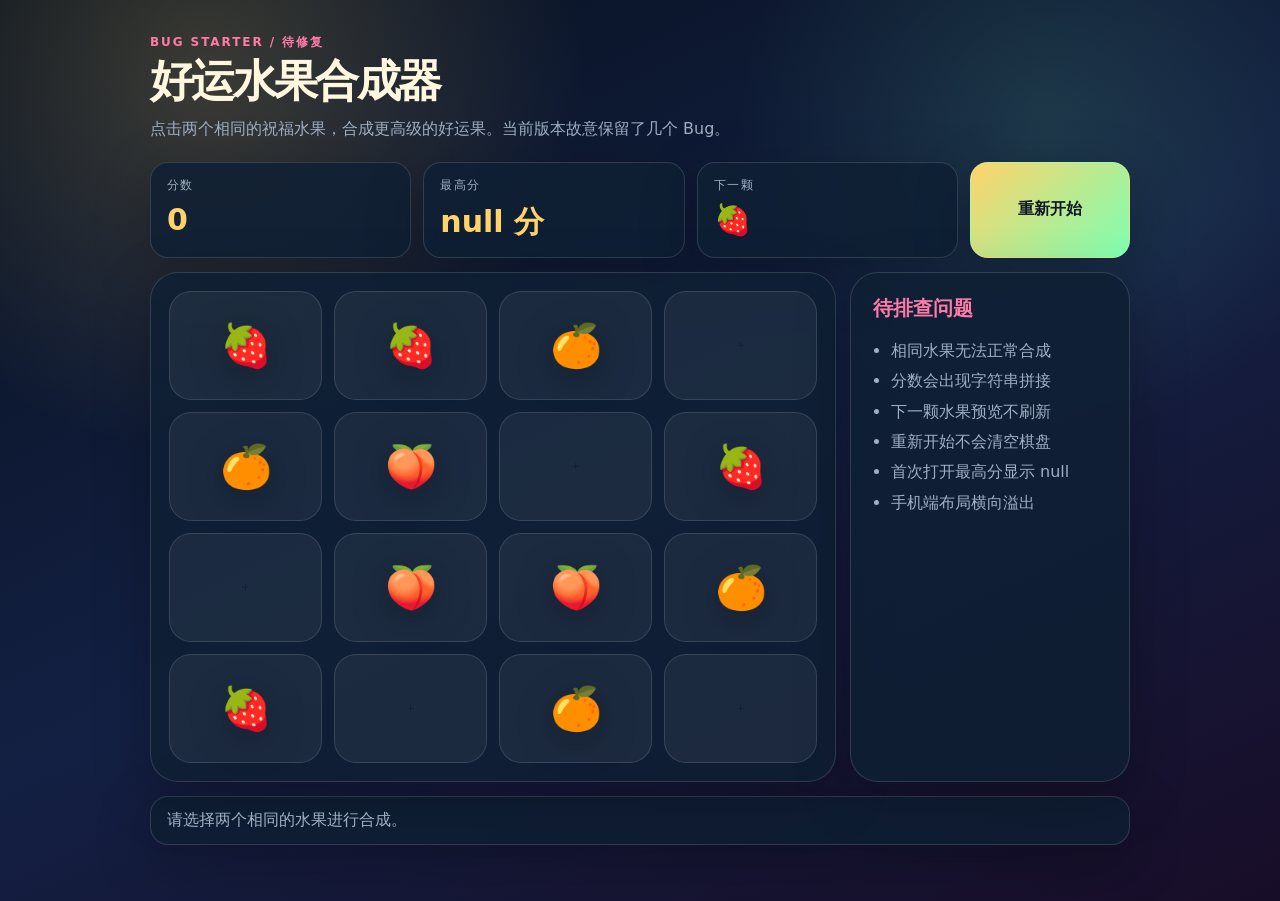
<file: coding/lucky-fruit-merge-bug-starter/index.html>
<!doctype html>
<html lang="zh-CN">
<head>
  <meta charset="UTF-8" />
  <meta name="viewport" content="width=device-width, initial-scale=1.0" />
  <title>好运水果合成器｜Bug Starter</title>
  <link rel="stylesheet" href="./style.css" />
</head>
<body>
  <main class="app">
    <header class="hero">
      <p class="eyebrow">BUG STARTER / 待修复</p>
      <h1>好运水果合成器</h1>
      <p class="subtitle">点击两个相同的祝福水果，合成更高级的好运果。当前版本故意保留了几个 Bug。</p>
    </header>

    <section class="dashboard" aria-label="游戏状态">
      <div class="stat">
        <span>分数</span>
        <strong id="score">0</strong>
      </div>
      <div class="stat">
        <span>最高分</span>
        <strong id="bestScore">--</strong>
      </div>
      <div class="stat next-card">
        <span>下一颗</span>
        <!-- JS 中会错误查找 #nextPreview，导致预览不刷新 -->
        <strong id="next-fruit">🍓</strong>
      </div>
      <button id="restartBtn" class="restart">重新开始</button>
    </section>

    <section class="game-shell">
      <div id="board" class="board" aria-label="水果合成棋盘"></div>
      <aside class="side-panel">
        <h2>待排查问题</h2>
        <ul>
          <li>相同水果无法正常合成</li>
          <li>分数会出现字符串拼接</li>
          <li>下一颗水果预览不刷新</li>
          <li>重新开始不会清空棋盘</li>
          <li>首次打开最高分显示 null</li>
          <li>手机端布局横向溢出</li>
        </ul>
      </aside>
    </section>

    <p id="message" class="message">请选择两个相同的水果进行合成。</p>
  </main>

  <script src="./game.js"></script>
</body>
</html>
</file>
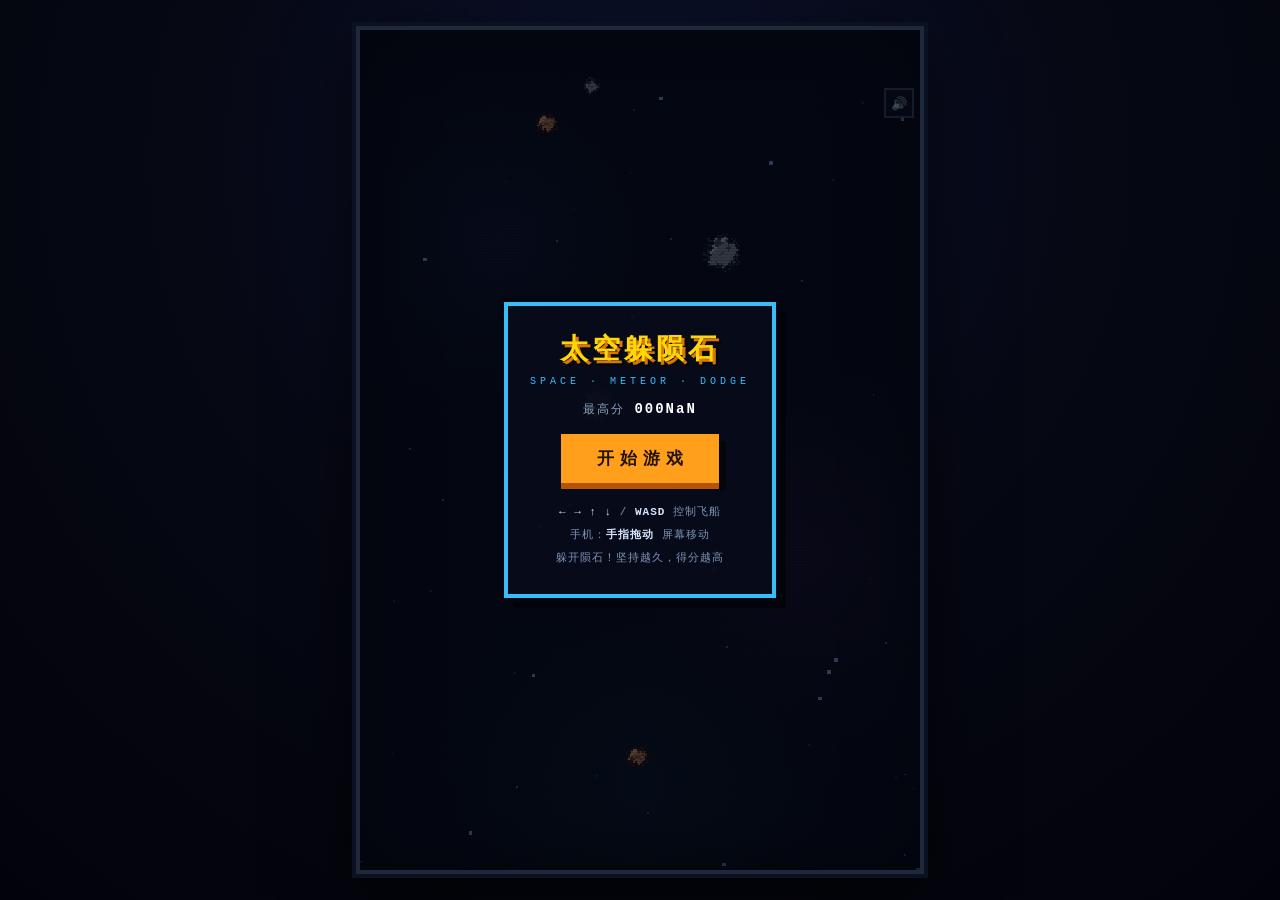
<file: coding/meteor-dodge-bug-starter/index.html>
<!DOCTYPE html>
<html lang="zh-CN">
<head>
<meta charset="UTF-8">
<meta name="viewport" content="width=device-width, initial-scale=1.0, maximum-scale=1.0, user-scalable=no">
<meta name="theme-color" content="#05060d">
<meta name="color-scheme" content="dark">
<title>太空躲陨石 · SPACE METEOR DODGE</title>
<link rel="icon" href="data:image/svg+xml,<svg xmlns='http://www.w3.org/2000/svg' viewBox='0 0 100 100'><text y='.9em' font-size='90'>🚀</text></svg>">
<style>
:root{--amber:#ffd60a;--orange:#ff9f1c}
*{margin:0;padding:0;box-sizing:border-box}
html,body{height:100%;overflow:hidden}
body{
  background:#02030a;
  background-image:radial-gradient(circle at 50% 18%,#0c1230 0%,#060814 45%,#02030a 100%);
  display:flex;align-items:center;justify-content:center;
  font-family:"Courier New",ui-monospace,SFMono-Regular,Menlo,Consolas,monospace;
  -webkit-tap-highlight-color:transparent;-webkit-touch-callout:none;
  user-select:none;-webkit-user-select:none;
}
#stage{position:relative;touch-action:none;
  box-shadow:0 0 0 4px #1e293b,0 0 0 8px #0b1120,0 24px 70px rgba(0,0,0,.75)}
#game{display:block;width:100%;height:100%;background:#05060d;
  image-rendering:pixelated;image-rendering:crisp-edges}
.fx-scan{position:absolute;inset:0;z-index:4;pointer-events:none;opacity:.5;
  background:repeating-linear-gradient(0deg,rgba(0,0,0,.28) 0 1px,transparent 1px 3px)}
.fx-vig{position:absolute;inset:0;z-index:4;pointer-events:none;
  box-shadow:inset 0 0 70px rgba(0,0,0,.6)}
#muteBtn{position:absolute;z-index:6;top:58px;right:6px;width:30px;height:30px;
  background:rgba(10,14,30,.75);border:2px solid #33415a;color:#9fb3d1;
  font-size:13px;line-height:1;cursor:pointer;padding:0}
#muteBtn:active{transform:translateY(1px)}
#overlay{position:absolute;inset:0;z-index:10;display:flex;align-items:center;justify-content:center;
  background:rgba(3,5,14,.62);animation:fadein .25s ease-out}
#overlay.hidden{display:none}
@keyframes fadein{from{opacity:0}to{opacity:1}}
.panel{text-align:center;padding:24px 22px;background:rgba(8,12,26,.94);
  border:4px solid #38bdf8;box-shadow:0 0 0 4px #04060f,10px 10px 0 rgba(0,0,0,.5);
  max-width:88%;animation:fadein .3s ease-out}
.title{font-size:28px;font-weight:900;color:var(--amber);letter-spacing:4px;white-space:nowrap;
  text-shadow:3px 3px 0 #d97706,5px 5px 0 rgba(0,0,0,.65);margin-bottom:8px}
.subtitle{font-size:10px;color:#38bdf8;letter-spacing:4px;margin-bottom:14px}
.hiscore{font-size:12px;color:#8aa0c0;letter-spacing:2px;margin:12px 0 16px}
.hiscore b{color:#fff;font-size:14px}
.btn{font-family:inherit;font-weight:900;font-size:17px;letter-spacing:6px;text-indent:6px;
  padding:13px 30px;color:#221200;background:var(--orange);border:none;cursor:pointer;
  box-shadow:0 6px 0 #b45309,7px 7px 0 rgba(0,0,0,.45);
  transition:transform .04s,box-shadow .04s;animation:glow 1.8s ease-in-out infinite}
.btn:hover{background:#ffb35c}
.btn:active{transform:translateY(5px);box-shadow:0 1px 0 #b45309,2px 2px 0 rgba(0,0,0,.45)}
@keyframes glow{0%,100%{filter:brightness(1)}50%{filter:brightness(1.18)}}
.help{margin-top:18px;font-size:11px;color:#7e94b8;line-height:2.1;letter-spacing:1px}
.help b{color:#d7e5ff}
.dead{font-size:22px;font-weight:900;color:#ef4444;letter-spacing:8px;text-indent:8px;
  text-shadow:3px 3px 0 #7f1d1d;margin-bottom:10px}
.score-label{font-size:10px;color:#38bdf8;letter-spacing:4px;margin-top:4px}
.score-big{font-size:32px;font-weight:900;color:#fff;letter-spacing:4px;
  text-shadow:3px 3px 0 rgba(0,0,0,.8);margin:2px 0 4px}
.newbest{font-size:13px;font-weight:900;color:var(--amber);letter-spacing:3px;margin:6px 0;
  animation:blink .75s steps(2,start) infinite}
.hidden{display:none!important}
@keyframes blink{50%{opacity:.1}}
</style>
</head>
<body>
<div id="stage">
  <canvas id="game" width="320" height="480"></canvas>
  <div class="fx-scan"></div>
  <div class="fx-vig"></div>
  <button id="muteBtn" title="声音开关">🔊</button>
  <div id="overlay">
    <div class="panel" id="menuPanel">
      <div class="title">太空躲陨石</div>
      <div class="subtitle">SPACE · METEOR · DODGE</div>
      <div class="hiscore">最高分 <b id="menuHi">000000</b></div>
      <button class="btn" id="startBtn">开始游戏</button>
      <div class="help">
        <b>← → ↑ ↓</b> / <b>WASD</b> 控制飞船<br>
        手机：<b>手指拖动</b> 屏幕移动<br>
        躲开陨石！坚持越久，得分越高
      </div>
    </div>
    <div class="panel hidden" id="overPanel">
      <div class="dead">飞船坠毁</div>
      <div class="score-label">SCORE</div>
      <div class="score-big" id="finalScore">000000</div>
      <div class="newbest hidden" id="newBest">★ NEW RECORD ★</div>
      <div class="hiscore">最高分 <b id="overHi">000000</b></div>
      <button class="btn" id="retryBtn">重新挑战</button>
    </div>
  </div>
</div>
<script>
(function(){
'use strict';
/* ================= 基础 ================= */
const W=320,H=480;
const cv=document.getElementById('game');
const ctx=cv.getContext('2d');
ctx.imageSmoothingEnabled=false;
const stage=document.getElementById('stage');

function fit(){
  const pad=10;
  const aw=Math.max(200,innerWidth-pad*2),ah=Math.max(240,innerHeight-pad*2);
  let s=Math.min(aw/W,ah/H,3);
  s=Math.max(1.2,Math.floor(s*4)/4);
  stage.style.width=(W*s)+'px';
  stage.style.height=(H*s)+'px';
}
addEventListener('resize',fit);
addEventListener('orientationchange',fit);
fit();

/* ================= 3x5 像素字体 ================= */
const GLYPHS={
'0':['111','101','101','101','111'],'1':['010','110','010','010','111'],
'2':['111','001','111','100','111'],'3':['111','001','011','001','111'],
'4':['101','101','111','001','001'],'5':['111','100','111','001','111'],
'6':['111','100','111','101','111'],'7':['111','001','001','010','010'],
'8':['111','101','111','101','111'],'9':['111','101','111','001','111'],
'+':['000','010','111','010','000'],'-':['000','000','111','000','000'],
'!':['010','010','010','000','010'],'.':['000','000','000','000','010'],
' ':['000','000','000','000','000'],
'C':['111','100','100','100','111'],'E':['111','100','111','100','111'],
'H':['101','101','111','101','101'],'I':['111','010','010','010','111'],
'L':['100','100','100','100','111'],'O':['111','101','101','101','111'],
'P':['111','101','111','100','100'],'R':['111','101','111','110','101'],
'S':['111','100','111','001','111'],'U':['101','101','101','101','111'],
'V':['101','101','101','101','010']
};
function drawText(str,x,y,color,scale,align){
  scale=scale||1;
  str=String(str).toUpperCase();
  const wTot=str.length*4*scale-scale;
  if(align==='center')x-=Math.round(wTot/2);
  else if(align==='right')x-=wTot;
  ctx.fillStyle=color;
  let cx=x;
  for(const ch of str){
    const g=GLYPHS[ch];
    if(g){for(let r=0;r<5;r++){const row=g[r];
      for(let c=0;c<3;c++)if(row[c]==='1')ctx.fillRect(cx+c*scale,y+r*scale,scale,scale);}}
    cx+=4*scale;
  }
  return wTot;
}
function pad(n){return String(n).padStart(6,'0');}

/* ================= 精灵 ================= */
const PAL={w:'#f8fafc',W:'#cbd5e1',c:'#67e8f9',C:'#0e7490',y:'#fbbf24',o:'#78350f'};
function makeSprite(rows){
  const w=rows[0].length,h=rows.length;
  const c=document.createElement('canvas');c.width=w;c.height=h;
  const g=c.getContext('2d');
  for(let y=0;y<h;y++)for(let x=0;x<w;x++){
    const ch=rows[y][x];
    if(PAL[ch]){g.fillStyle=PAL[ch];g.fillRect(x,y,1,1);}
  }
  return c;
}
const shipSpr=makeSprite([
'......w......',
'......W......',
'.....cWc.....',
'.....CWC.....',
'....cCWCC....',
'....CWWWCC...',
'...CCWWWCCC..',
'..yCCWWWCCCy.',
'.yyCC.W.CCyy.',
'.yC..WWW..Cy.',
'..W...W...W..',
'.....o.o.....'
]);

function mulberry32(a){return function(){a|=0;a=a+0x6D2B79F5|0;
  let t=Math.imul(a^a>>>15,1|a);t=t+Math.imul(t^t>>>7,61|t)^t;
  return((t^t>>>14)>>>0)/4294967296;};}

function genMeteorSprite(size,seed){
  const rnd=mulberry32(seed);
  const gray=rnd()<0.35;
  const col=gray
    ?{base:'#7e8590',dark:'#575d68',light:'#a7aeb9',crater:'#414651',rim:'#262a31'}
    :{base:'#a9714b',dark:'#7c4a33',light:'#c99a6f',crater:'#5b3221',rim:'#33190f'};
  const R=size/2;
  const solid=[];
  for(let y=0;y<size;y++){solid[y]=[];
    for(let x=0;x<size;x++){
      const dx=x+0.5-R,dy=y+0.5-R,ang=Math.atan2(dy,dx);
      const wob=0.86+0.16*Math.sin(ang*3+rnd()*6.283)+0.10*Math.sin(ang*5+rnd()*6.283);
      solid[y][x]=Math.hypot(dx,dy)<=R*wob;
    }}
  const c=document.createElement('canvas');c.width=size;c.height=size;
  const g=c.getContext('2d');
  const allSolid=(x,y)=>y>=0&&y<size&&x>=0&&x<size&&solid[y][x];
  for(let y=0;y<size;y++)for(let x=0;x<size;x++){
    if(!solid[y][x])continue;
    const edge=!allSolid(x-1,y)||!allSolid(x+1,y)||!allSolid(x,y-1)||!allSolid(x,y+1);
    let color;
    if(edge)color=col.rim;
    else{
      const dx=x+0.5-R,dy=y+0.5-R;
      const nd=(dx+dy)/(2*R);
      color=nd<-0.25?col.light:(nd>0.45?col.dark:col.base);
      if(rnd()<0.06)color=col.dark;
    }
    g.fillStyle=color;g.fillRect(x,y,1,1);
  }
  const n=1+Math.floor(rnd()*3)+Math.floor(size/12);
  for(let i=0;i<n;i++){
    const cx2=2+Math.floor(rnd()*(size-4)),cy2=2+Math.floor(rnd()*(size-4));
    const cr=1+Math.floor(rnd()*Math.max(1,size/9));
    for(let dy=-cr;dy<=cr;dy++)for(let dx=-cr;dx<=cr;dx++){
      if(dx*dx+dy*dy<=cr*cr){
        const X=cx2+dx,Y=cy2+dy;
        if(allSolid(X,Y)&&allSolid(X-1,Y)&&allSolid(X+1,Y)&&allSolid(X,Y-1)&&allSolid(X,Y+1)){
          g.fillStyle=col.crater;g.fillRect(X,Y,1,1);
        }
      }
    }
  }
  return c;
}
const METS={S:[],M:[],L:[]};
(function(){
  const sizes={S:[10,13],M:[15,19],L:[22,27]};
  let sd=7;
  for(const k in sizes)for(const sz of sizes[k])for(let i=0;i<3;i++)METS[k].push(genMeteorSprite(sz,sd++));
})();

/* 星空背景 */
const bg=document.createElement('canvas');bg.width=W;bg.height=H;
(function(){
  const g=bg.getContext('2d');
  g.fillStyle='#060a17';g.fillRect(0,0,W,H);
  const blobs=[[80,120,140,'rgba(40,60,140,0.22)'],[250,300,170,'rgba(90,40,120,0.18)'],[160,430,150,'rgba(20,80,110,0.18)']];
  for(const[bx,by,br,bc]of blobs){
    const rg=g.createRadialGradient(bx,by,0,bx,by,br);
    rg.addColorStop(0,bc);rg.addColorStop(1,'rgba(0,0,0,0)');
    g.fillStyle=rg;g.fillRect(bx-br,by-br,br*2,br*2);
  }
})();
const stars=[];
for(let i=0;i<64;i++){
  const l=i%3;
  stars.push({x:Math.random()*W,y:Math.random()*H,sp:[16,38,85][l],
    c:['#233258','#3f568f','#7d97d0'][l],big:l===2,tw:Math.random()*6.28});
}

/* ================= 状态 ================= */
let state='menu';
let score=0,dodged=0,level=1;
let hi=parseInt(localStorage.getItem('space_meteor_hi'),10);
const ship={x:W/2,y:H-70,vx:0,vy:0};
let alive=false;
let meteors=[],parts=[],floats=[];
let spawnT=1.2,ambT=0.6,trailT=0,overT=0,flash=0,shake=0,panelShown=false,newBest=false;
const keys={};

/* ================= DOM ================= */
const overlay=document.getElementById('overlay');
const menuPanel=document.getElementById('menuPanel');
const overPanel=document.getElementById('overPanel');
const startBtn=document.getElementById('startBtn');
const retryBtn=document.getElementById('retryBtn');
const menuHi=document.getElementById('menuHi');
const overHi=document.getElementById('overHi');
const finalScore=document.getElementById('finalScore');
const newBestEl=document.getElementById('newBest');
const muteBtn=document.getElementById('muteBtn');

function refreshHi(){menuHi.textContent=pad(hi);overHi.textContent=pad(hi);}
refreshHi();

/* ================= 音效（WebAudio 芯片音） ================= */
let AC=null,master=null;
let muted=localStorage.getItem('space_meteor_mute')==='1';
function updMuteIcon(){muteBtn.textContent=muted?'🔇':'🔊';}
updMuteIcon();
function initAudio(){
  if(!AC){
    try{
      AC=new(window.AudioContext||window.webkitAudioContext)();
      master=AC.createGain();
      master.gain.value=muted?0:0.6;
      master.connect(AC.destination);
    }catch(e){}
  }else if(AC.state==='suspended'){AC.resume();}
}
muteBtn.addEventListener('click',function(e){
  e.stopPropagation();
  muted=!muted;
  localStorage.setItem('space_meteor_mute',muted?'1':'0');
  if(master)master.gain.value=muted?0:0.6;
  updMuteIcon();muteBtn.blur();
});
function beep(f0,f1,dur,type,vol,delay){
  if(!AC||muted)return;
  try{
    const t=AC.currentTime+(delay||0);
    const o=AC.createOscillator(),g=AC.createGain();
    o.type=type||'square';
    o.frequency.setValueAtTime(f0,t);
    if(f1)o.frequency.exponentialRampToValueAtTime(Math.max(1,f1),t+dur);
    g.gain.setValueAtTime(vol||0.3,t);
    g.gain.exponentialRampToValueAtTime(0.0001,t+dur);
    o.connect(g);g.connect(master);
    o.start(t);o.stop(t+dur+0.03);
  }catch(e){}
}
function boom(){
  if(!AC||muted)return;
  try{
    const t=AC.currentTime,dur=0.7;
    const buf=AC.createBuffer(1,(AC.sampleRate*dur)|0,AC.sampleRate);
    const d=buf.getChannelData(0);
    for(let i=0;i<d.length;i++)d[i]=(Math.random()*2-1)*Math.pow(1-i/d.length,1.6);
    const src=AC.createBufferSource();src.buffer=buf;
    const f=AC.createBiquadFilter();f.type='lowpass';
    f.frequency.setValueAtTime(1400,t);f.frequency.exponentialRampToValueAtTime(90,t+dur);
    const g=AC.createGain();
    g.gain.setValueAtTime(0.9,t);g.gain.exponentialRampToValueAtTime(0.0001,t+dur);
    src.connect(f);f.connect(g);g.connect(master);
    src.start(t);
    beep(150,35,0.6,'sawtooth',0.4);
  }catch(e){}
}

/* ================= 输入 ================= */
addEventListener('keydown',function(e){
  const k=e.key;
  if(['ArrowLeft','ArrowRight','ArrowUp','ArrowDown',' '].indexOf(k)>=0)e.preventDefault();
  if(k==='Left'||k==='a'||k==='A')keys.left=true;
  if(k==='Right'||k==='d'||k==='D')keys.right=true;
  if(k==='Up'||k==='w'||k==='W')keys.up=true;
  if(k==='Down'||k==='s'||k==='S')keys.down=true;
  if((k==='Enter'||k===' ')&&(state==='menu'||(state==='gameover'&&panelShown)))startGame();
});
addEventListener('keyup',function(e){
  const k=e.key;
  if(k==='Left'||k==='a'||k==='A')keys.left=false;
  if(k==='Right'||k==='d'||k==='D')keys.right=false;
  if(k==='Up'||k==='w'||k==='W')keys.up=false;
  if(k==='Down'||k==='s'||k==='S')keys.down=false;
});
let pid=null,tX=0,tY=0,touch=false;
function ptTarget(e){
  const r=cv.getBoundingClientRect();
  tX=(e.clientX-r.left)*W/r.width;
  tY=(e.clientY-r.top)*H/r.height-34;
  tX=Math.max(8,Math.min(W-8,tX));
  tY=Math.max(70,Math.min(H-14,tY));
}
cv.addEventListener('pointerdown',function(e){
  initAudio();
  if(pid!==null)return;
  pid=e.pointerId;touch=true;ptTarget(e);
  try{cv.setPointerCapture(pid);}catch(err){}
});
cv.addEventListener('pointermove',function(e){if(e.pointerId===pid)ptTarget(e);});
function rel(e){if(e.pointerId===pid){pid=null;touch=false;}}
cv.addEventListener('pointerup',rel);
cv.addEventListener('pointercancel',rel);
cv.addEventListener('contextmenu',function(e){e.preventDefault();});
document.addEventListener('touchmove',function(e){e.preventDefault();},{passive:false});
document.addEventListener('gesturestart',function(e){e.preventDefault();});
document.addEventListener('visibilitychange',function(){lastT=performance.now();});

/* ================= 粒子 / 飘字 ================= */
function addPart(x,y,vx,vy,life,size,color){
  parts.push({x:x,y:y,vx:vx,vy:vy,life:life,max:life,size:size,color:color});
  if(parts.length>380)parts.splice(0,parts.length-380);
}
function explode(x,y,n){
  const cols=['#ffffff','#ffd60a','#ff9f1c','#ef4444','#f97316','#94a3b8','#67e8f9'];
  for(let i=0;i<n;i++){
    const a=Math.random()*Math.PI*2,sp=30+Math.random()*170;
    addPart(x,y,Math.cos(a)*sp,Math.sin(a)*sp,
      0.35+Math.random()*0.8,1+Math.floor(Math.random()*3),
      cols[Math.floor(Math.random()*cols.length)]);
  }
  for(let i=0;i<14;i++){
    const a=Math.random()*Math.PI*2,sp=15+Math.random()*60;
    addPart(x,y,Math.cos(a)*sp,Math.sin(a)*sp,0.9+Math.random()*0.7,1,'#64748b');
  }
}

/* ================= 陨石生成 ================= */
function pushMeteor(cls,vy,vx){
  const spr=METS[cls][Math.floor(Math.random()*METS[cls].length)];
  meteors.push({spr:spr,cls:cls,w:spr.width,h:spr.height,
    x:spr.width/2+3+Math.random()*(W-spr.width-6),
    y:-spr.height-2,vy:vy,vx:vx});
}
function spawnPlaying(){
  const r=Math.random();
  const bigC=Math.min(0.30,0.10+0.02*level);
  const cls=r<bigC?'L':(r<bigC+0.30?'M':'S');
  const adj=cls==='L'?0.72:(cls==='M'?0.92:1.12);
  const base=Math.min(240,78+(level-1)*18);
  const drift=Math.min(70,10+6*(level-1));
  pushMeteor(cls,base*adj*(0.75+Math.random()*0.5),(Math.random()-0.5)*2*drift);
}
function spawnAmbient(){
  const r=Math.random();
  const cls=r<0.25?'L':(r<0.6?'M':'S');
  pushMeteor(cls,40+Math.random()*75,(Math.random()-0.5)*30);
}
/* 菜单氛围：先撒几颗 */
for(let i=0;i<4;i++){spawnAmbient();meteors[meteors.length-1].y=Math.random()*H*0.8;}

/* ================= 流程 ================= */
function startGame(){
  initAudio();
  beep(523,null,0.07,'square',0.3);
  beep(784,null,0.09,'square',0.3,0.08);
  score=0;dodged=0;level=1;
  parts=[];floats=[];
  spawnT=1.2;ambT=0;overT=0;flash=0;shake=0;panelShown=false;newBest=false;
  ship.x=W/2;ship.y=H-70;ship.vx=0;ship.vy=0;
  alive=true;state='playing';
  overlay.classList.add('hidden');
  igniteThruster();
}
function die(){
  alive=false;state='gameover';overT=1.1;panelShown=false;
  explode(ship.x,ship.y,64);
  shake=8;flash=0.5;
  boom();
  beep(320,60,0.7,'sawtooth',0.35,0.05);
  const fs=Math.floor(score);
  if(fs>hi){hi=fs;localStorage.setItem('space_meteor_hi',String(hi));newBest=true;}
  refreshHi();
  finalScore.textContent=pad(fs);
  newBestEl.classList.toggle('hidden',!newBest);
}
function showOverPanel(){
  panelShown=true;
  menuPanel.classList.add('hidden');
  overPanel.classList.remove('hidden');
  overlay.classList.remove('hidden');
}
startBtn.addEventListener('click',function(){startGame();startBtn.blur();});
retryBtn.addEventListener('click',function(){startGame();retryBtn.blur();});

/* ================= 更新 ================= */
function update(dt){
  const sm=state==='menu'?0.45:(state==='gameover'?0.75:1);
  for(const s of stars){s.y+=s.sp*sm*dt;if(s.y>H){s.y=-2;s.x=Math.random()*W;}}

  if(state==='playing'){
    spawnT-=dt;
    if(spawnT<=0){
      spawnPlaying();
      if(level>=5&&Math.random()<0.18)spawnPlaying();
      spawnT=Math.max(0.26,0.92-0.055*(level-1))*(0.6+Math.random()*0.8);
    }
  }else{
    ambT-=dt;
    if(ambT<=0){spawnAmbient();ambT=(state==='menu'?1.9:1.4)*(0.6+Math.random());}
  }

  for(let i=meteors.length-1;i>=0;i--){
    const m=meteors[i];
    m.y+=m.vy*dt;m.x+=m.vx*dt;
    if(m.x<m.w/2){m.x=m.w/2;m.vx=Math.abs(m.vx);}
    else if(m.x>W-m.w/2){m.x=W-m.w/2;m.vx=-Math.abs(m.vx);}
    if(m.y-m.h/2>H){
      meteors.splice(i,1);
      if(state==='playing'){
        dodged++;
        const bonus=m.cls==='L'?25:(m.cls==='M'?15:10);
        score=String(Math.floor(score))+bonus;
        floats.push({x:m.x,y:H-10,txt:'+'+bonus,life:0.7,color:'#9ae6b4',scale:1});
        beep(1318,null,0.045,'square',0.05);
        const nl=Math.min(15,1+Math.floor(dodged/12));
        if(nl>level){
          level=nl;flash=Math.max(flash,0.12);
          floats.push({x:W/2,y:170,txt:'LEVEL UP!',life:1.2,color:'#ffd60a',scale:2});
          beep(523,null,0.09,'square',0.3);
          beep(659,null,0.09,'square',0.3,0.09);
          beep(784,null,0.09,'square',0.3,0.18);
          beep(1046,null,0.14,'square',0.3,0.27);
        }
      }
      continue;
    }
    if(state==='playing'&&alive){
      const dx=m.x-ship.x,dy=m.y-ship.y;
      const rr=m.w*0.4+4.5;
      if(dx*dx+dy*dy<rr*rr){meteors.splice(i,1);die();}
    }
  }

  if(state==='playing'&&alive){
    const acc=1600,damp=8,mv=235;
    const ax=(keys.right?1:0)-(keys.left?1:0);
    const ay=(keys.down?1:0)-(keys.up?1:0);
    if(touch){
      const dx=tX-ship.x,dy=tY-ship.y,d=Math.hypot(dx,dy);
      if(d>1){const sp=Math.min(265,d*12);ship.x+=dx/d*sp*dt;ship.y+=dy/d*sp*dt;}
    }else{
      ship.vx+=ax*acc*dt;ship.vy+=ay*acc*dt;
      const dmp=1-Math.min(1,damp*dt);
      ship.vx*=dmp;ship.vy*=dmp;
      const v=Math.hypot(ship.vx,ship.vy);
      if(v>mv){ship.vx*=mv/v;ship.vy*=mv/v;}
      ship.x+=ship.vx*dt;ship.y+=ship.vy*dt;
    }
    ship.x=Math.max(8,Math.min(W-8,ship.x));
    ship.y=Math.max(70,Math.min(H-14,ship.y));
    trailT-=dt;
    if(trailT<=0){
      trailT=0.035;
      const side=Math.random()<0.5?-1:1;
      addPart(ship.x+side,ship.y+8,(Math.random()-0.5)*14,50+Math.random()*40,
        0.22+Math.random()*0.15,Math.random()<0.4?2:1,
        Math.random()<0.5?'#ff9f1c':'#ffd60a');
    }
    score=String(Math.floor(score))+Math.max(1,Math.floor(dt*(8+level*2)));
  }

  if(state==='gameover'&&!panelShown){overT-=dt;if(overT<=0)showOverPanel();}

  for(let i=parts.length-1;i>=0;i--){
    const p=parts[i];
    p.life-=dt;
    if(p.life<=0){parts.splice(i,1);continue;}
    p.x+=p.vx*dt;p.y+=p.vy*dt;p.vy+=70*dt;
  }
  for(let i=floats.length-1;i>=0;i--){
    const f=floats[i];
    f.life-=dt;f.y-=20*dt;
    if(f.life<=0)floats.splice(i,1);
  }
  if(flash>0)flash-=dt*2.2;
  if(shake>0)shake=Math.max(0,shake-14*dt);
}

/* ================= 渲染 ================= */
function render(){
  const now=performance.now()/1000;
  ctx.setTransform(1,0,0,1,0,0);
  ctx.drawImage(bg,0,0);
  if(shake>0)ctx.translate(((Math.random()*2-1)*shake)|0,((Math.random()*2-1)*shake)|0);

  for(const s of stars){
    if(s.big){
      if(Math.sin(now*2.5+s.tw)>-0.4){ctx.fillStyle=s.c;ctx.fillRect(s.x|0,s.y|0,2,2);}
    }else{ctx.fillStyle=s.c;ctx.fillRect(s.x|0,s.y|0,1,1);}
  }
  for(const m of meteors)ctx.drawImage(m.spr,(m.x-m.w/2)|0,(m.y-m.h/2)|0);

  for(const p of parts){
    ctx.globalAlpha=Math.min(1,Math.ceil(p.life/p.max*4)/4);
    ctx.fillStyle=p.color;
    ctx.fillRect(p.x|0,p.y|0,p.size,p.size);
  }
  ctx.globalAlpha=1;

  if(alive){
    const left=Math.round(ship.x)-6,top=Math.round(ship.y)-6;
    const fl=2+(((now*24)|0)+(Math.random()*2|0))%3;
    ctx.fillStyle='#ff9f1c';
    ctx.fillRect(left+5,top+12,1,fl);
    ctx.fillRect(left+7,top+12,1,fl);
    ctx.fillStyle='#ffd60a';
    ctx.fillRect(left+6,top+12,1,Math.max(1,fl-1));
    ctx.drawImage(shipSpr,left,top);
  }

  for(const f of floats){
    if(f.life<0.25&&((f.life*20)|0)%2===0)continue;
    drawText(f.txt,f.x,f.y,f.color,f.scale||1,'center');
  }

  ctx.setTransform(1,0,0,1,0,0);
  if(state!=='menu'){
    drawText('SCORE',8,7,'#5f7aa6',1);
    drawText(pad(Math.floor(score)),8,15,'#f1f5f9',2);
    drawText('HI',W-8,7,'#5f7aa6',1,'right');
    drawText(pad(hi),W-8,15,'#94a3b8',2,'right');
    drawText('LV '+level,W/2,7,'#fbbf24',1,'center');
  }
  if(flash>0){
    ctx.fillStyle='rgba(255,255,255,'+Math.min(0.85,flash)+')';
    ctx.fillRect(0,0,W,H);
  }
}

/* ================= 主循环 ================= */
let lastT=0;
function frame(t){
  requestAnimationFrame(frame);
  const dt=Math.min(0.05,(t-lastT)/1000)||0;
  lastT=t;
  update(dt);
  render();
}
requestAnimationFrame(frame);
})();
</script>
</body>
</html>
</file>
<file: coding/lucky-fruit-merge-bug-starter/style.css>
:root {
  --bg: #07111f;
  --panel: rgba(15, 31, 52, 0.84);
  --line: rgba(255, 255, 255, 0.14);
  --text: #fff8df;
  --muted: #9fb0c3;
  --gold: #ffd36a;
  --green: #7dffb2;
  --pink: #ff7aa8;
}

* { box-sizing: border-box; }

body {
  margin: 0;
  min-height: 100vh;
  color: var(--text);
  font-family: "PingFang SC", "Microsoft YaHei", system-ui, sans-serif;
  background:
    radial-gradient(circle at 16% 8%, rgba(255, 211, 106, .20), transparent 28%),
    radial-gradient(circle at 82% 14%, rgba(125, 255, 178, .12), transparent 24%),
    linear-gradient(155deg, #07111f 0%, #132043 52%, #180d28 100%);
}

.app {
  width: 980px; /* BUG：固定宽度导致手机端横向溢出 */
  margin: 0 auto;
  padding: 34px 0 40px;
}

.hero { margin-bottom: 18px; }
.eyebrow {
  margin: 0 0 8px;
  color: var(--pink);
  font-size: 12px;
  letter-spacing: .16em;
  font-weight: 800;
}

h1 {
  margin: 0;
  font-size: 44px;
  line-height: 1;
  letter-spacing: -0.06em;
}

.subtitle {
  margin: 12px 0 0;
  max-width: 680px;
  color: var(--muted);
  line-height: 1.8;
}

.dashboard {
  display: grid;
  grid-template-columns: repeat(3, 1fr) 160px;
  gap: 12px;
  margin-bottom: 14px;
}

.stat, .restart, .side-panel, .board, .message {
  border: 1px solid var(--line);
  background: var(--panel);
  box-shadow: 0 16px 56px rgba(0,0,0,.25);
}

.stat {
  min-height: 86px;
  border-radius: 18px;
  padding: 14px 16px;
}

.stat span {
  display: block;
  color: var(--muted);
  font-size: 12px;
  letter-spacing: .12em;
}

.stat strong {
  display: block;
  margin-top: 8px;
  font-size: 30px;
  color: var(--gold);
}

.restart {
  border-radius: 18px;
  color: #111827;
  background: linear-gradient(135deg, var(--gold), var(--green));
  font-size: 16px;
  font-weight: 900;
  cursor: pointer;
}

.game-shell {
  display: grid;
  grid-template-columns: 1fr 280px;
  gap: 14px;
  align-items: stretch;
}

.board {
  min-height: 510px;
  border-radius: 28px;
  padding: 18px;
  display: grid;
  grid-template-columns: repeat(4, 1fr);
  grid-template-rows: repeat(4, 1fr);
  gap: 12px;
}

.cell {
  border: 1px solid rgba(255,255,255,.13);
  border-radius: 22px;
  background: rgba(255,255,255,.055);
  display: grid;
  place-items: center;
  cursor: pointer;
  transition: transform .18s ease, border-color .18s ease, background .18s ease;
}

.cell:hover { transform: translateY(-2px); border-color: rgba(255, 211, 106, .45); }
.cell.selected { outline: 3px solid rgba(255, 211, 106, .75); background: rgba(255, 211, 106, .16); }
.fruit { font-size: 42px; filter: drop-shadow(0 8px 18px rgba(0,0,0,.28)); }
.empty { opacity: .25; }

.side-panel {
  border-radius: 28px;
  padding: 22px;
}

.side-panel h2 {
  margin: 0 0 14px;
  color: var(--pink);
  font-size: 20px;
}

.side-panel ul { margin: 0; padding-left: 18px; color: var(--muted); line-height: 1.9; }

.message {
  margin-top: 14px;
  border-radius: 18px;
  padding: 13px 16px;
  color: var(--muted);
}

/* BUG：没有响应式 media query，小屏幕会溢出 */
</file>
